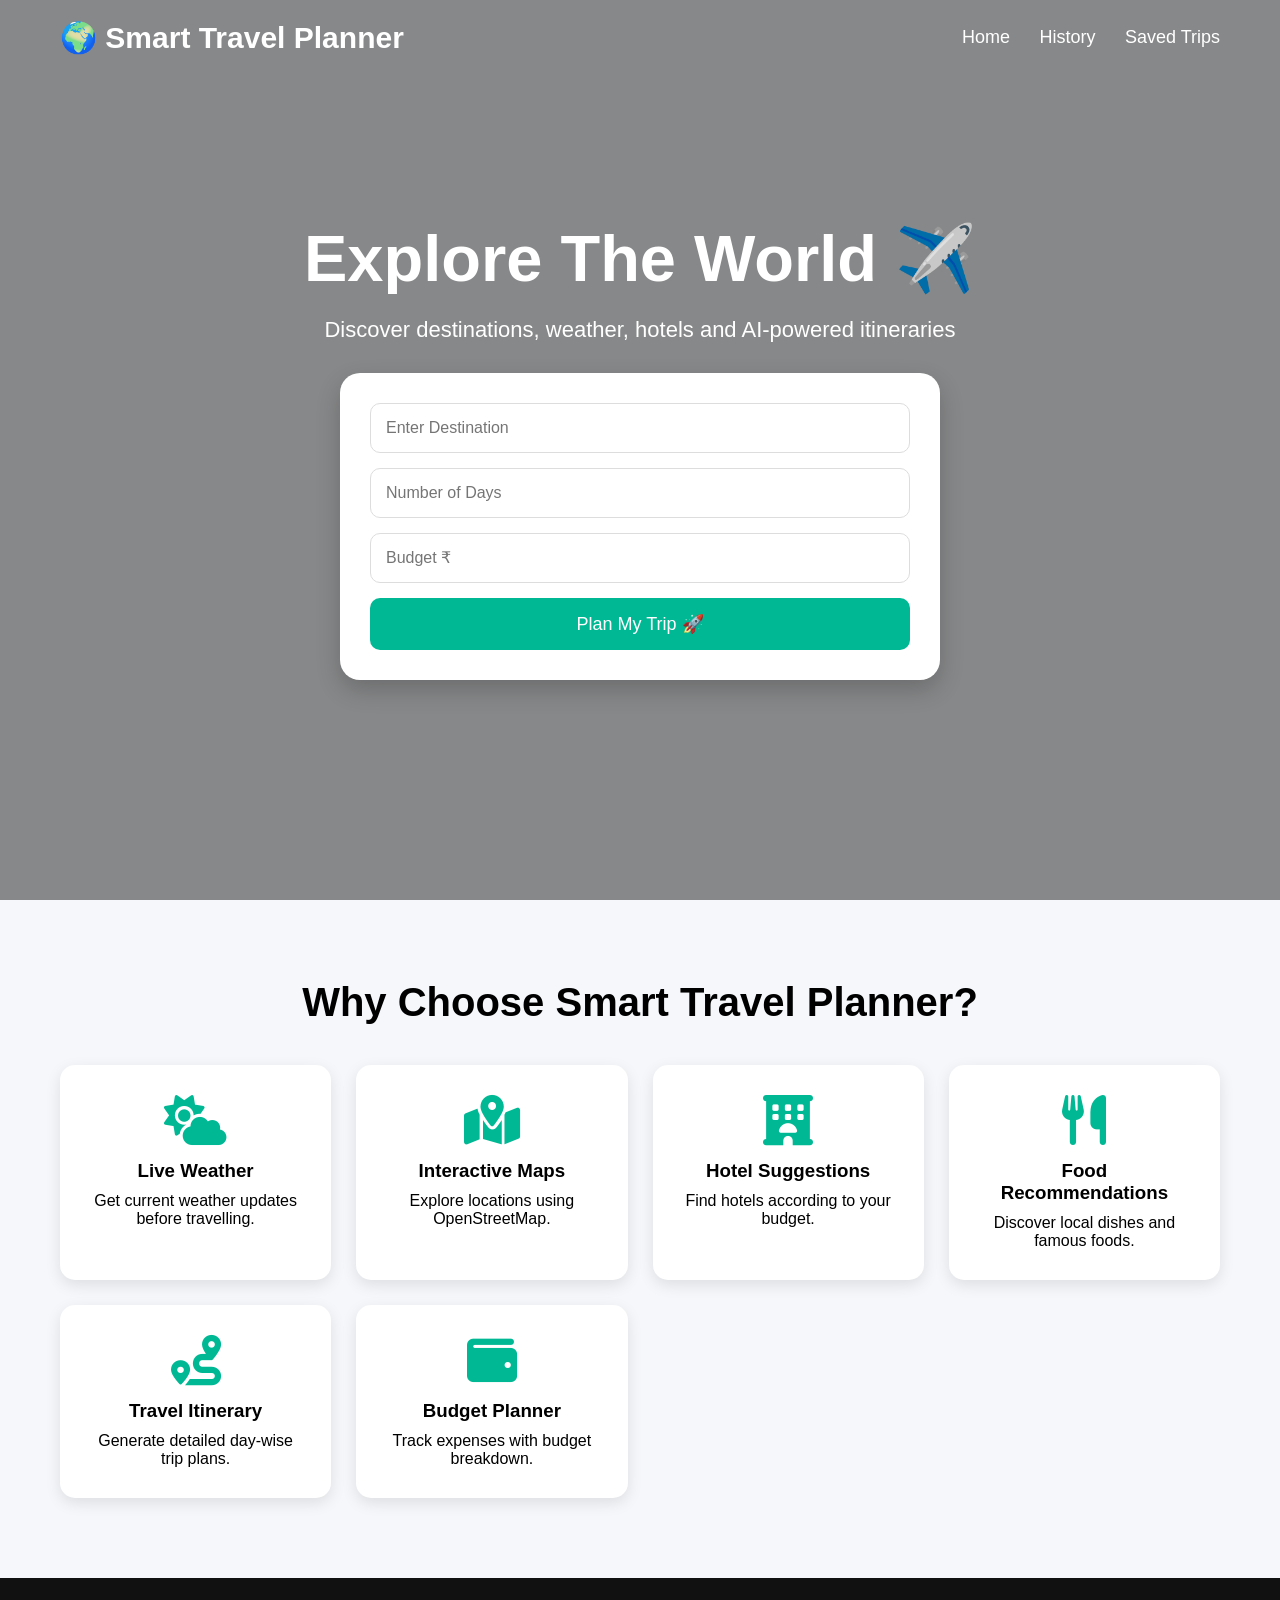
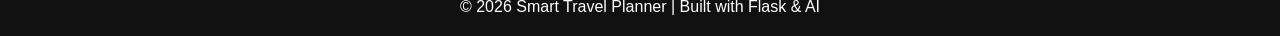
<file: templates/index.html>
<!DOCTYPE html>
<html lang="en">
<head>
<meta charset="UTF-8">
<meta name="viewport" content="width=device-width, initial-scale=1.0">
<title>Smart Travel Planner</title>

<link rel="stylesheet"
href="https://cdnjs.cloudflare.com/ajax/libs/font-awesome/6.5.1/css/all.min.css">

<style>

*{
    margin:0;
    padding:0;
    box-sizing:border-box;
    font-family:'Segoe UI',sans-serif;
}

body{
    background:#f5f7fa;
}

.navbar{
    position:absolute;
    top:0;
    width:100%;
    display:flex;
    justify-content:space-between;
    align-items:center;
    padding:20px 60px;
    z-index:100;
}

.logo{
    color:white;
    font-size:30px;
    font-weight:bold;
}

.nav-links a{
    color:white;
    text-decoration:none;
    margin-left:25px;
    font-size:18px;
}

.hero{
    height:100vh;
    background:
    linear-gradient(rgba(0,0,0,0.45),
    rgba(0,0,0,0.45)),
    url("https://images.unsplash.com/photo-1507525428034-b723cf961d3e");
    background-size:cover;
    background-position:center;
    display:flex;
    justify-content:center;
    align-items:center;
}

.hero-content{
    text-align:center;
    color:white;
}

.hero-content h1{
    font-size:65px;
    margin-bottom:20px;
}

.hero-content p{
    font-size:22px;
    margin-bottom:30px;
}

.search-box{
    background:white;
    padding:30px;
    border-radius:20px;
    width:600px;
    margin:auto;
    box-shadow:0 10px 25px rgba(0,0,0,0.2);
}

.search-box input{
    width:100%;
    padding:15px;
    margin-bottom:15px;
    border:1px solid #ddd;
    border-radius:10px;
    font-size:16px;
}

.search-box button{
    width:100%;
    padding:15px;
    border:none;
    border-radius:10px;
    background:#00b894;
    color:white;
    font-size:18px;
    cursor:pointer;
}

.search-box button:hover{
    background:#009970;
}

.features{
    padding:80px 60px;
    text-align:center;
}

.features h2{
    margin-bottom:40px;
    font-size:40px;
}

.cards{
    display:grid;
    grid-template-columns:repeat(auto-fit,minmax(250px,1fr));
    gap:25px;
}

.card{
    background:white;
    padding:30px;
    border-radius:15px;
    box-shadow:0 5px 15px rgba(0,0,0,0.1);
    transition:0.3s;
}

.card:hover{
    transform:translateY(-10px);
}

.card i{
    font-size:50px;
    color:#00b894;
    margin-bottom:15px;
}

.card h3{
    margin-bottom:10px;
}

.footer{
    background:#111;
    color:white;
    text-align:center;
    padding:20px;
}

</style>
</head>
<body>

<div class="navbar">

    <div class="logo">
        🌍 Smart Travel Planner
    </div>

    <div class="nav-links">
        <a href="/">Home</a>
        <a href="/history">History</a>
        <a href="/saved_trips">Saved Trips</a>
    </div>

</div>

<section class="hero">

    <div class="hero-content">

        <h1>Explore The World ✈️</h1>

        <p>
            Discover destinations, weather,
            hotels and AI-powered itineraries
        </p>

        <div class="search-box">

            <form action="/search" method="POST">

                <input
                type="text"
                name="place"
                placeholder="Enter Destination"
                required>

                <input
                type="number"
                name="days"
                placeholder="Number of Days"
                required>

                <input
                type="number"
                name="budget"
                placeholder="Budget ₹"
                required>

                <button type="submit">
                    Plan My Trip 🚀
                </button>

            </form>

        </div>

    </div>

</section>

<section class="features">

<h2>Why Choose Smart Travel Planner?</h2>

<div class="cards">

<div class="card">
<i class="fa-solid fa-cloud-sun"></i>
<h3>Live Weather</h3>
<p>Get current weather updates before travelling.</p>
</div>

<div class="card">
<i class="fa-solid fa-map-location-dot"></i>
<h3>Interactive Maps</h3>
<p>Explore locations using OpenStreetMap.</p>
</div>

<div class="card">
<i class="fa-solid fa-hotel"></i>
<h3>Hotel Suggestions</h3>
<p>Find hotels according to your budget.</p>
</div>

<div class="card">
<i class="fa-solid fa-utensils"></i>
<h3>Food Recommendations</h3>
<p>Discover local dishes and famous foods.</p>
</div>

<div class="card">
<i class="fa-solid fa-route"></i>
<h3>Travel Itinerary</h3>
<p>Generate detailed day-wise trip plans.</p>
</div>

<div class="card">
<i class="fa-solid fa-wallet"></i>
<h3>Budget Planner</h3>
<p>Track expenses with budget breakdown.</p>
</div>

</div>

</section>

<div class="footer">
    © 2026 Smart Travel Planner | Built with Flask & AI
</div>

</body>
</html>
</file>
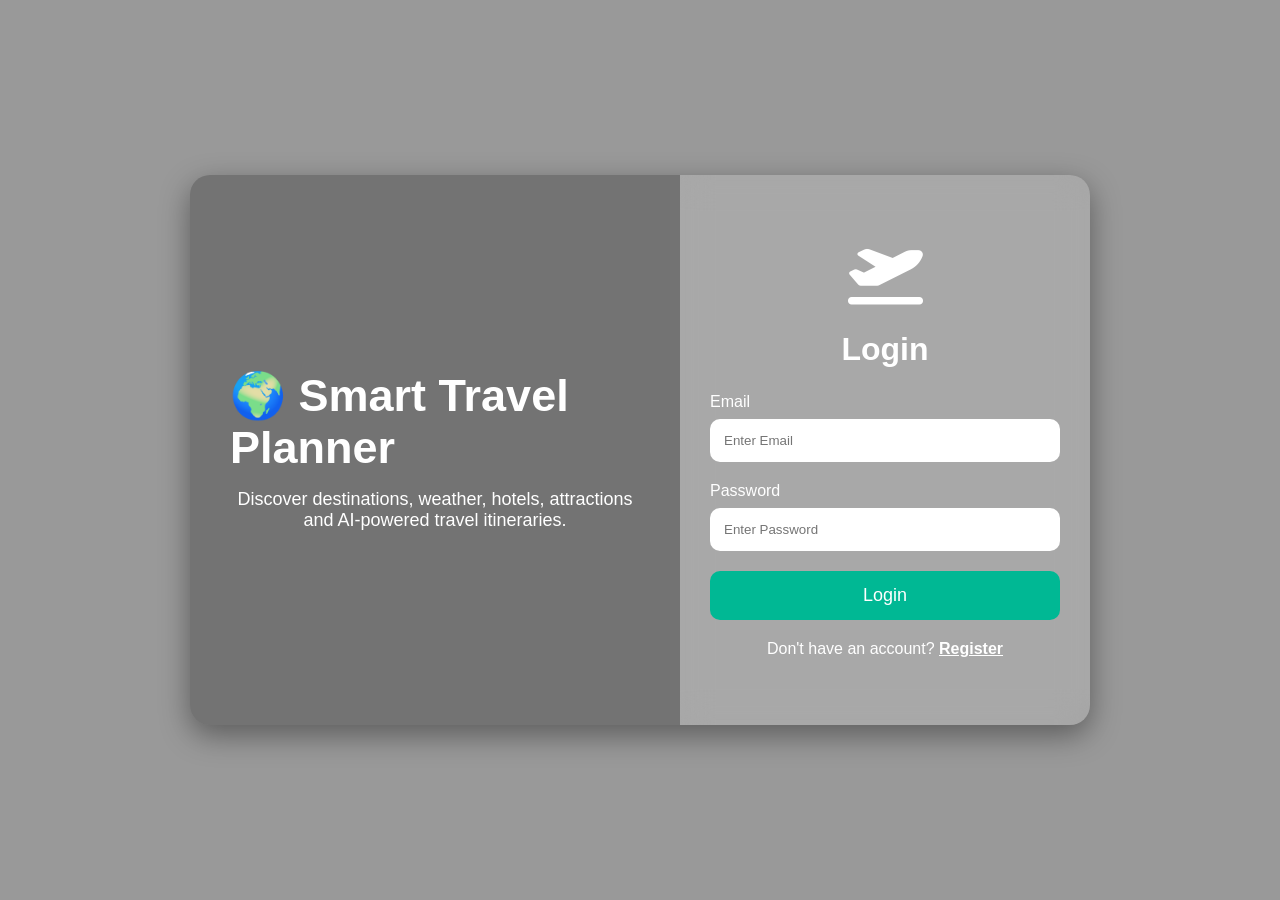
<file: templates/login.html>
<!DOCTYPE html>
<html lang="en">
<head>
<meta charset="UTF-8">
<meta name="viewport" content="width=device-width, initial-scale=1.0">
<title>Smart Travel Planner Login</title>

<link rel="stylesheet"
href="https://cdnjs.cloudflare.com/ajax/libs/font-awesome/6.5.1/css/all.min.css">

<style>

*{
    margin:0;
    padding:0;
    box-sizing:border-box;
    font-family:'Segoe UI',sans-serif;
}

body{
    height:100vh;
    display:flex;
    justify-content:center;
    align-items:center;
    background:url("https://images.unsplash.com/photo-1500530855697-b586d89ba3ee")
    no-repeat center center/cover;
}

.overlay{
    position:absolute;
    width:100%;
    height:100%;
    background:rgba(0,0,0,0.4);
}

.container{
    position:relative;
    z-index:2;
    width:900px;
    height:550px;
    display:flex;
    border-radius:20px;
    overflow:hidden;
    box-shadow:0 10px 30px rgba(0,0,0,0.4);
}

.left{
    flex:1;
    color:white;
    display:flex;
    flex-direction:column;
    justify-content:center;
    align-items:center;
    padding:40px;
    background:rgba(0,0,0,0.25);
}

.left h1{
    font-size:45px;
    margin-bottom:15px;
}

.left p{
    text-align:center;
    font-size:18px;
}

.right{
    flex:1;
    backdrop-filter:blur(15px);
    background:rgba(255,255,255,0.15);
    display:flex;
    justify-content:center;
    align-items:center;
}

.login-box{
    width:350px;
    color:white;
}

.login-box h2{
    text-align:center;
    margin-bottom:25px;
    font-size:32px;
}

.input-group{
    margin-bottom:20px;
}

.input-group label{
    display:block;
    margin-bottom:8px;
}

.input-group input{
    width:100%;
    padding:14px;
    border:none;
    border-radius:10px;
    outline:none;
}

.login-btn{
    width:100%;
    padding:14px;
    border:none;
    border-radius:10px;
    background:#00b894;
    color:white;
    font-size:18px;
    cursor:pointer;
}

.login-btn:hover{
    background:#009970;
}

.register{
    text-align:center;
    margin-top:20px;
}

.register a{
    color:#fff;
    font-weight:bold;
}

.icon{
    text-align:center;
    font-size:60px;
    margin-bottom:20px;
}

</style>
</head>
<body>

<div class="overlay"></div>

<div class="container">

    <div class="left">
        <h1>🌍 Smart Travel Planner</h1>
        <p>
            Discover destinations, weather,
            hotels, attractions and AI-powered
            travel itineraries.
        </p>
    </div>

    <div class="right">

        <div class="login-box">

            <div class="icon">
                <i class="fa-solid fa-plane-departure"></i>
            </div>

            <h2>Login</h2>

            <form action="/login" method="POST">

                <div class="input-group">
                    <label>Email</label>
                    <input type="email"
                           name="email"
                           placeholder="Enter Email"
                           required>
                </div>

                <div class="input-group">
                    <label>Password</label>
                    <input type="password"
                           name="password"
                           placeholder="Enter Password"
                           required>
                </div>

                <button type="submit" class="login-btn">
                    Login
                </button>

            </form>

            <div class="register">
                Don't have an account?
                <a href="/register">Register</a>
            </div>

        </div>

    </div>

</div>

</body>
</html>
</file>
